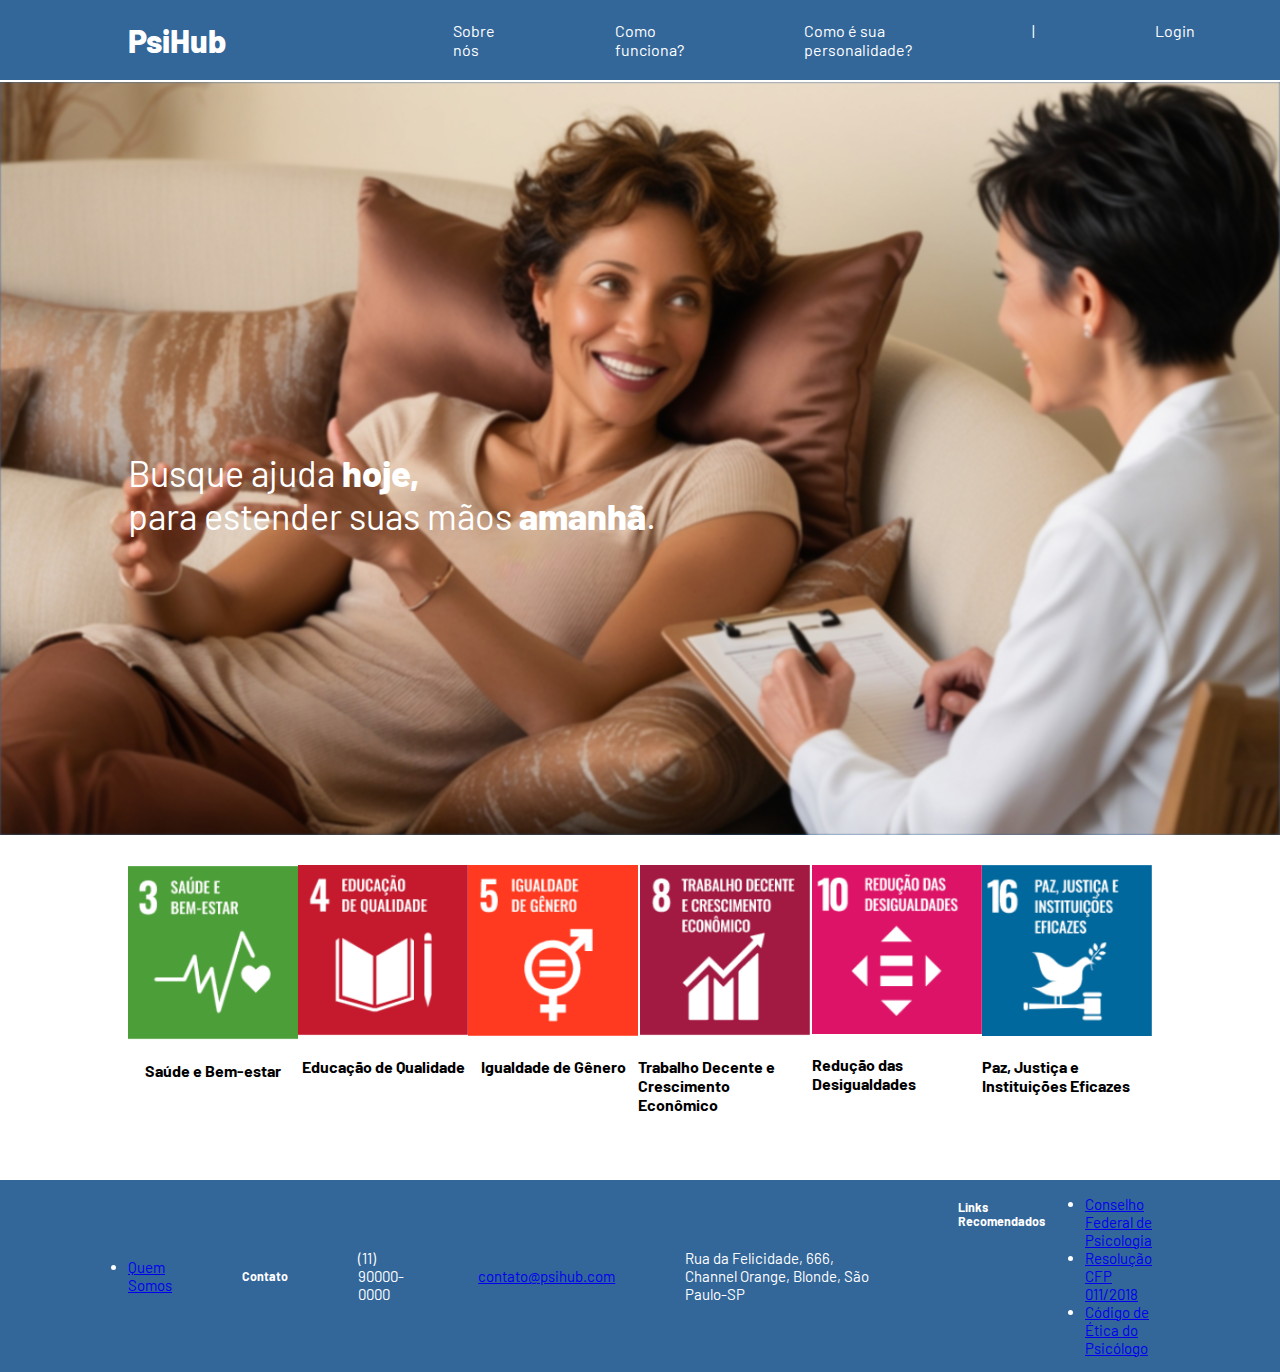
<file: public/index.html>
<!DOCTYPE html>
<html lang="en">

<head>
    <meta charset="UTF-8">
    <meta http-equiv="X-UA-Compatible" content="IE=edge">
    <meta name="viewport" content="width=device-width, initial-scale=1.0">

    <title>PsiHub | Página Inicial</title>

    <script src="./js/sessao.js"></script>

    <link rel="stylesheet" href="./css/estilo.css">
    <link rel="icon" href="./assets/icon/logo1.jpeg">
    <link rel="preconnect" href="https://fonts.gstatic.com">
</head>

<body>
    <div class="header">
      <div class="container">
        <a href="index.html"> <h1 class="titulo" >PsiHub</h1></a>
        <ul class="navbar">
          <li class="agora">
            <a href="#"></a>
          </li>
          <li>
            <a href="psihub_comofunciona.html">Sobre nós</a>
          </li>
          <li>
            <a href="psihub_comofunciona.html">Como funciona?</a>
          </li>
          <li>
            <a href="PerfildePersonalidade.html">Como é sua personalidade?</a>
          </li>
          <li>|</li>
          <li>
            <a href="login.html">Login</a>
          </li>
          <li>
            <a href="cadastro_psihub.html">Cadastro</a>
          </li>
        </ul>
      </div>
    </div>
  
    <div class="banner">
      <div class="container">
        <p>Busque ajuda <span>hoje,</span><br>
           para estender suas mãos <span>amanhã</span>.</p>
      </div>
    </div>
  
    <div class="social">
      <div class="container">
        <div class="boxes">
          <div class="box">
            <img src="assets/imgs/ONU3.PNG">
            <h4>Saúde e Bem-estar</h4>
          </div>
          <div class="box">
            <img src="assets/imgs/ONU4.PNG">
            <h4>Educação de Qualidade</h4>
          </div>
          <div class="box">
            <img src="assets/imgs/ONU5.PNG">
            <h4>Igualdade de Gênero</h4>
            </div>
          <div class="box">
            <img src="assets/imgs/ONU8.PNG">
            <h4>Trabalho Decente e Crescimento Econômico</h4>
            </div>
          <div class="box">
            <img src="assets/imgs/ONU10.PNG">
            <h4>Redução das Desigualdades</h4>
            </p>
          </div>
          <div class="box">
            <img src="assets/imgs/ONU16.PNG">
            <h4>Paz, Justiça e Instituições Eficazes</h4>
          </div>
        </div>
      </div>
    </div>
  
    <div class="footer">
      <div class="container">
        <li><a href="#">Quem Somos</a></li>
      <h5>Contato</h5>
      <p>(11) 90000-0000</p>
      <p><a href="mailto:contato@psihub.com">contato@psihub.com</a></p>
      <p>Rua da Felicidade, 666, Channel Orange, Blonde, São Paulo-SP</p>
      <div class="col-md-12">
        <h5>Links Recomendados</h5>
        <ul>
          <li><a href="https://site.cfp.org.br/">Conselho Federal de Psicologia</a></li>
          <li><a
              href="https://site.cfp.org.br/wp-content/uploads/2018/05/RESOLU%C3%87%C3%83O-N%C2%BA-11-DE-11-DE-MAIO-DE-2018.pdf">Resolução
              CFP 011/2018</a></li>
          <li><a href="https://site.cfp.org.br/wp-content/uploads/2012/07/codigo-de-etica-psicologia.pdf">Código de
              Ética do Psicólogo</a></li>
        </ul>
      </div>
    </div>
  </body>

</html>
</file>
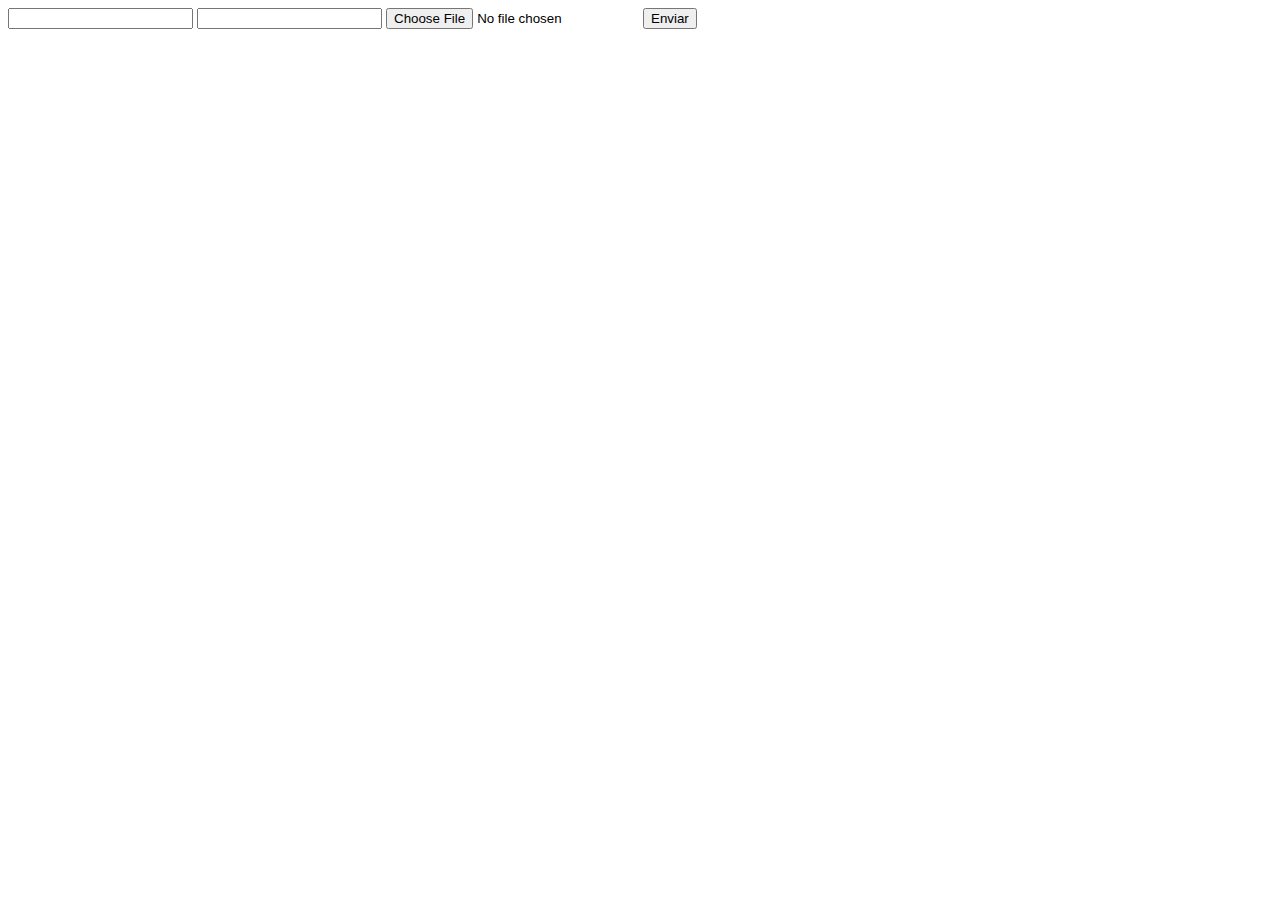
<file: DOCUMENTOS_DE_APOIO/exemplo_de_upload_de_arquivo/public/index.html>
<!DOCTYPE html>
<html lang="en">

<head>
  <meta charset="UTF-8">
  <meta http-equiv="X-UA-Compatible" content="IE=edge">
  <meta name="viewport" content="width=device-width, initial-scale=1.0">
  <title>Upload</title>
</head>

<body>

  <div>
    <input name="nome" id="nome" type="text" />
    <input name="email" id="email" type="url" />
    <input name="foto" id="foto" type="file" />
    <button onclick="enviar()">Enviar</button>
  </div>

  <div id="container"></div>
</body>

</html>

<script>
  function enviar() {
    const formData = new FormData();
    formData.append('foto', foto.files[0])
    formData.append('nome', nome.value)
    formData.append('email', email.value)

    fetch("/usuarios/cadastro", {
      method: "POST",
      body: formData
    })
      .then(res => {
        window.location = "./perfil.html"
      })
      .catch(err => {
        console.log(err);
      })
  }
</script>
</file>
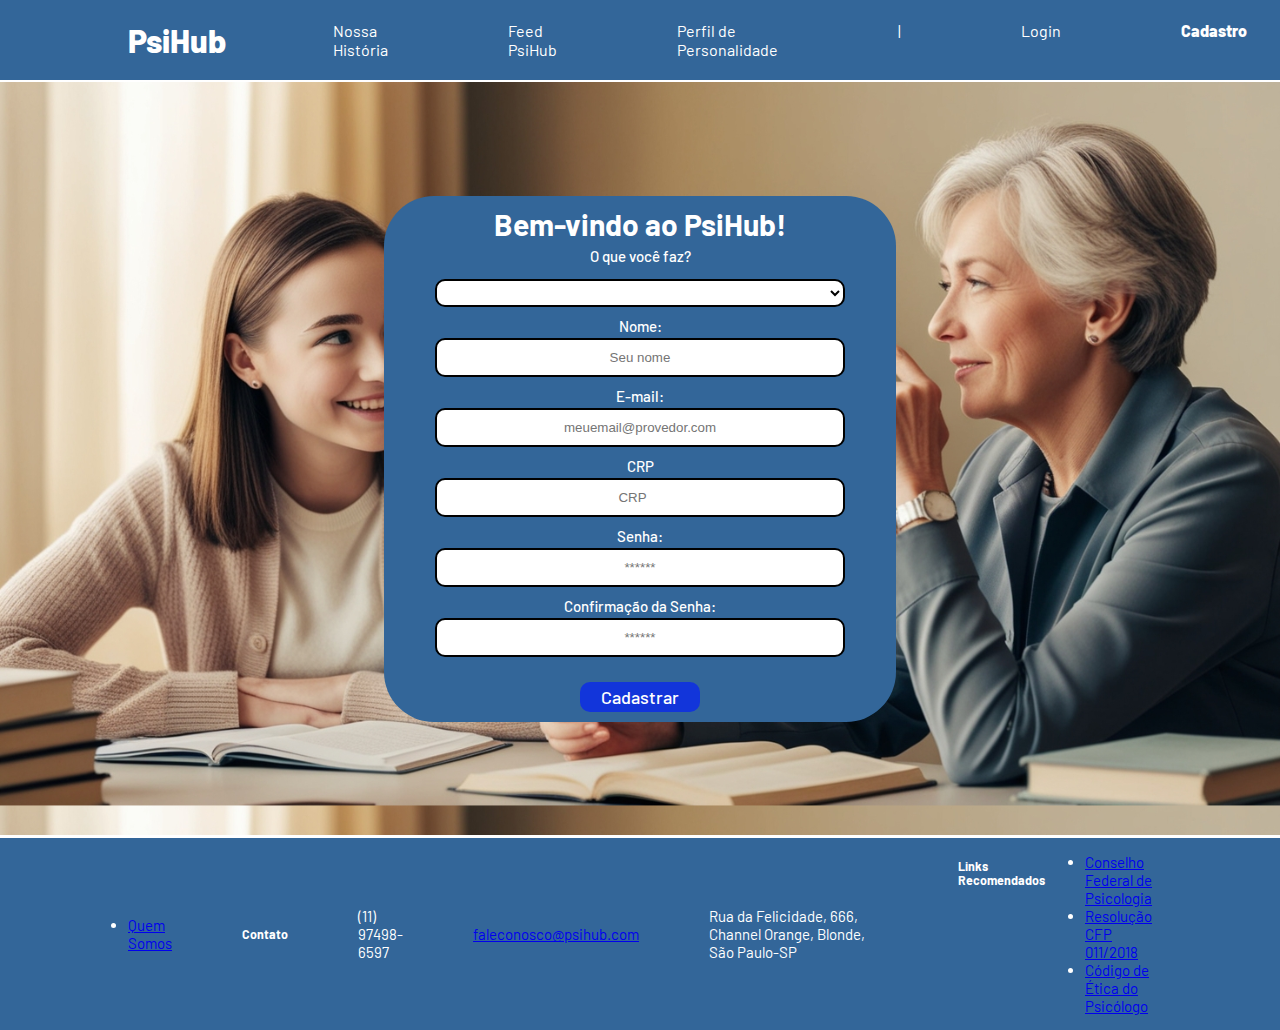
<file: public/cadastro_psihub.html>
<!DOCTYPE html>
<html lang="pt-br">

<head>
  <meta charset="UTF-8" />
  <meta http-equiv="X-UA-Compatible" content="IE=edge" />
  <meta name="viewport" content="width=device-width, initial-scale=1.0" />

  <title>PsiHub | Cadastro Psicólogo</title>

  <script src="./js/sessao.js"></script>

  <link rel="stylesheet" href="./css/estilo.css" />
  <link rel="icon" href="./assets/icon/logo1.jpeg">
  <link rel="preconnect" href="https://fonts.gstatic.com" />
</head>

<!-- <body onload="listar()"> -->
  <!--header inicio-->
  <div class="header">
    <div class="container">

      <a href="index.html">
        <h1 class="titulo">PsiHub</h1>
      </a>

      <ul class="navbar">
        <li>
          <a href="psihub_comofunciona.html">Nossa História</a>
        </li>
        <li>
          <a href="login.html">Feed PsiHub</a>
        </li>
        <li>
          <a href="PerfildePersonalidade.html">Perfil de Personalidade</a>
        </li>
        <li>|</li>
        <li>
          <a href="login.html">Login</a>
        </li>
        <li class="agora">
          <a href="cadastro_psihub.html">Cadastro</a>
        </li>
      </ul>
    </div>
  </div>
  <!--header fim-->

  <div class="login">
    <div class="alerta_erro">
      <div class="card_erro" id="cardErro">
        <span id="mensagem_erro"></span>
      </div>
    </div>
    <div class="container">
      <div class="card card-cadastro">
        <h2>Bem-vindo ao PsiHub!</h2>
        <div class="formulario">
          <!--
                         Para inserir mais um campo, copie uma das inputs abaixo.
                         Assim que inserir vá para o script abaixo.
                     -->
          <div class="campo">
            <span>O que você faz?</span>
            <select name="campo" id="ocupacao_input">
              <option value="#"></option>
              <option value="p">Sou Psicólogo</option>
              <option value="c">Faço Psicologia</option>
              <option value="souestagiarioaprendiz">Sou Estagiário/Aprendiz</option>
            </select>
          </div>
          <div class="campo">
            <span>Nome:</span>
            <input id="nome_input" type="text" placeholder="Seu nome" />
          </div>
          <div class="campo">
            <span>E-mail:</span>
            <input id="email_input" type="text" placeholder="meuemail@provedor.com" />
          </div>
          <div class="campo">
            <span>CRP</span>
            <input id="crp_input" type="number" placeholder="CRP" />
          </div>
          <div class="campo">
            <span>Senha:</span>
            <input id="senha_input" type="password" placeholder="******" />
          </div>
          <div class="campo">
            <span>Confirmação da Senha:</span>
            <input id="confirmacao_senha_input" type="password" placeholder="******" />
          </div>
          <button class="botao" onclick="cadastrar()">Cadastrar</button>
        </div>
        <div id="div_aguardar" class="loading-div">
          <img src="./assets/circle-loading.gif" id="loading-gif" />
        </div>

        <div id="div_erros_login"></div>
      </div>
    </div>
  </div>

  <!--footer inicio-->
  <div class="footer">
    <div class="container">

      <li><a href="#">Quem Somos</a></li>
      <h5>Contato</h5>
      <p>(11) 97498-6597</p>
      <p><a href="mailto:contato@psihub.com">faleconosco@psihub.com</a></p>
      <p>Rua da Felicidade, 666, Channel Orange, Blonde, São Paulo-SP</p>
      <div class="col-md-12">
        <h5>Links Recomendados</h5>
        <ul>
          <li><a href="https://site.cfp.org.br/">Conselho Federal de Psicologia</a></li>
          <li><a
              href="https://site.cfp.org.br/wp-content/uploads/2018/05/RESOLU%C3%87%C3%83O-N%C2%BA-11-DE-11-DE-MAIO-DE-2018.pdf">Resolução
              CFP 011/2018</a></li>
          <li><a href="https://site.cfp.org.br/wp-content/uploads/2012/07/codigo-de-etica-psicologia.pdf">Código de
              Ética do Psicólogo</a></li>
        </ul>
      </div>
    </div>
  </div>
  <!--footer fim-->
</body>

</html>

<script>

  // Array para armazenar usuarios cadastrados
  
  let listaPsicologosCadastrados = [];

  var correto = true

  function cadastrar() {
    // aguardar();

    //Recupere o valor da nova input pelo nome do id
    // Agora vá para o método fetch logo abaixo
    var tipoUsuarioServerVar = ocupacao_input.value;
    var nomeVar = nome_input.value;
    var emailVar = email_input.value;
    var crpVar = crp_input.value;
    var senhaVar = senha_input.value;
    var confirmacaoSenhaVar = confirmacao_senha_input.value;

    var possui_arroba = email_input.value.includes("@");
    var ponto = email_input.value.includes(".");

    if (tipoUsuarioServerVar.length != "") {
      ocupacao_input.style.border = "3px solid #08a708"
    } else {
      correto = false
      ocupacao_input.style.border = "3px solid #f70000"
    }

    if (emailVar.length != "") {
      email_input.style.border = "3px solid #08a708"
    } else {
      correto = false
      email_input.style.border = "3px solid #f70000"
    }

    if (nomeVar.length > 1) {
      nome_input.value.border = "3px solid #08a708"
    } else {
      correto = false
      nome_input.style.border = "3px solid #f70000"
    }

    if (senhaVar.length > 6) {
      senha_input.value.border = "3px solid #08a708"
    } else {
      correto = false
      senha_input.style.border = "3px solid #f70000"
    }

    if (confirmacaoSenhaVar == senhaVar) {
      confirmacao_senha_input.value.border = "3px solid #08a708"
    } else {
      correto = false
      confirmacao_senha_input.style.border = "3px solid #f70000"
    }

    if (crpVar.length == 6) {
      crp_input.value.border = "3px solid #08a708"
    } else {
      correto = false
      crp_input.style.border = "3px solid #f70000"
    }



    // Verificando se há algum campo em branco
    if (
      tipoUsuarioServerVar == "" ||
      nomeVar == "" ||
      emailVar == "" ||
      crpVar == "" ||
      senhaVar == "" ||
      confirmacaoSenhaVar == ""
    ) {
      cardErro.style.display = "block";
      mensagem_erro.innerHTML =
        "(Mensagem de erro para todos os campos em branco)";

      finalizarAguardar();
      return false;
    } else {
      setInterval(sumirMensagem, 5000);
    }

    // Enviando o valor da nova input
    fetch("/usuarios/cadastrar", {
      method: "POST",
      headers: {
        "Content-Type": "application/json",
      },
      body: JSON.stringify({
        // crie um atributo que recebe o valor recuperado aqui
        // Agora vá para o arquivo routes/usuario.js
        tipoUsuarioServer: tipoUsuarioServerVar, 
        nomeServer: nomeVar,
        emailServer: emailVar,
        crpServer: crpVar,
        senhaServer: senhaVar,
        
      }),
    })
      .then(function (resposta) {
        console.log("resposta: ", resposta);

        if (resposta.ok) {
          cardErro.style.display = "block";

          mensagem_erro.innerHTML =
            "Cadastro realizado com sucesso! Redirecionando para tela de Login...";

          setTimeout(() => {
            window.location = "login.html";
          }, "2000");

          limparFormulario();
          finalizarAguardar();
        } else {
          throw "Houve um erro ao tentar realizar o cadastro!";
        }
      })
      .catch(function (resposta) {
        console.log(`#ERRO: ${resposta}`);
        finalizarAguardar();
      });

    return false;
  }


  function sumirMensagem() {
    cardErro.style.display = "none";
  }
</script>
</file>
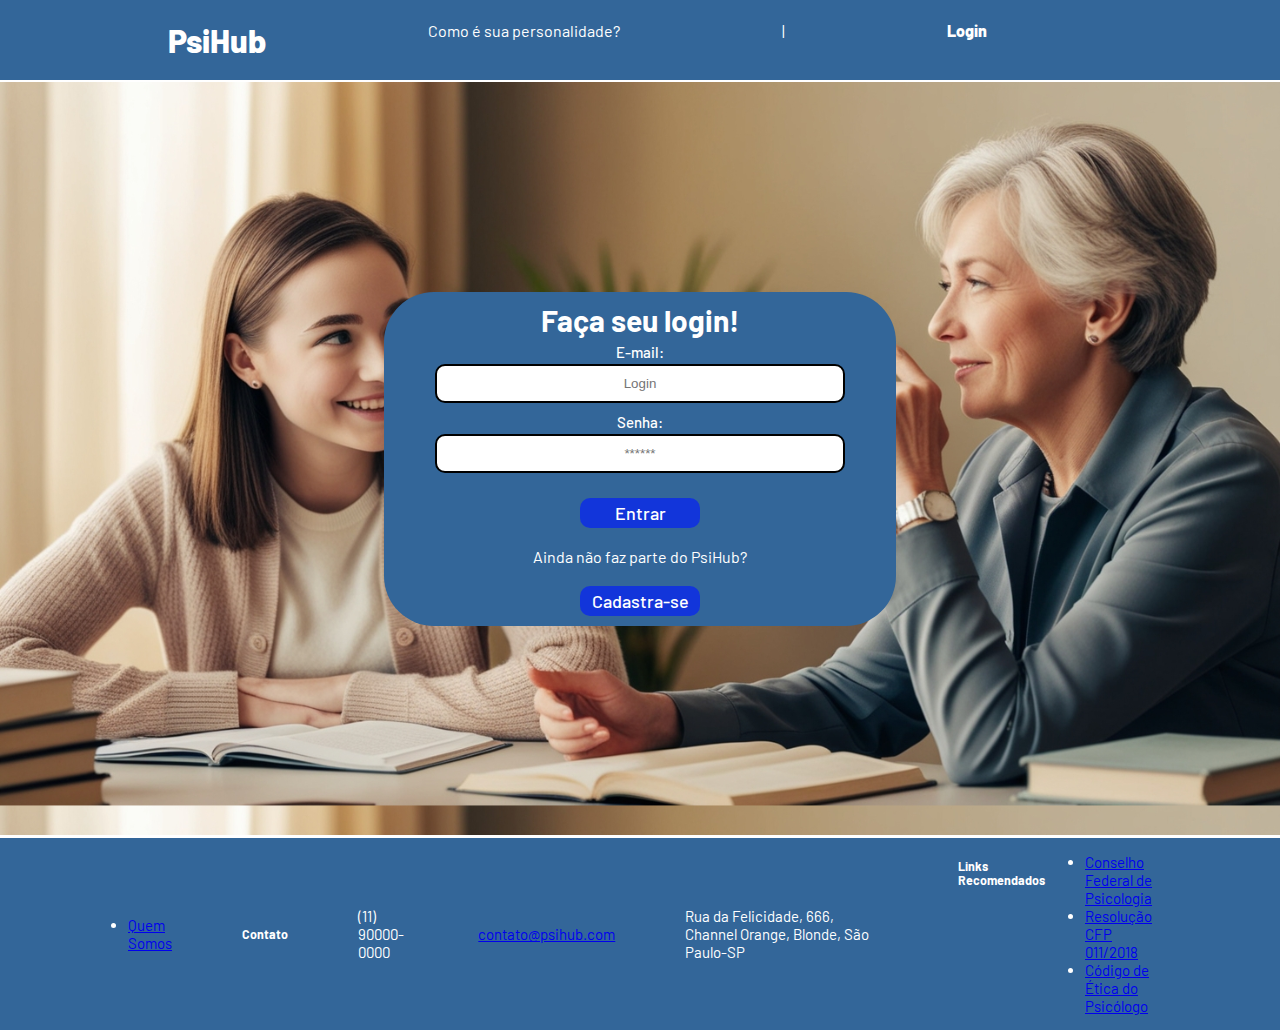
<file: public/login.html>
<!DOCTYPE html>
<html lang="pt-br">

<head>
    <meta charset="UTF-8">
    <meta http-equiv="X-UA-Compatible" content="IE=edge">
    <meta name="viewport" content="width=device-width, initial-scale=1.0">

    <title>PsiHub | Login</title>

    <script src="./js/sessao.js"></script>

    <link rel="stylesheet" href="./css/estilo.css">
    <link rel="icon" href="./assets/icon/logo1.jpeg">
    <link rel="preconnect" href="https://fonts.gstatic.com">
</head>

<body>

    <!--Header-->

    <div class="header">
        <div class="container">
            <ul class="navbar">

                <a href="index.html">
                    <h1 class="titulo">PsiHub</h1>
                </a>

                <li>
                    <a href="PerfildePersonalidade.html">Como é sua personalidade?</a>
                </li>
                <li>|</li>
                <li class="agora">
                    <a href="#">Login</a>
                </li>

            </ul>
        </div>
    </div>


    <div class="login">
        <div class="alerta_erro">
            <div class="card_erro" id="cardErro">
                <span id="mensagem_erro"></span>
            </div>
        </div>
        <div class="container">
            <div class="card card-login">
                <h2>Faça seu login!</h2>
                <div class="formulario">
                    <div class="campo">
                        <span>E-mail:</span>
                        <input id="email_input" type="text" placeholder="Login">
                    </div>
                    <div class="campo">
                        <span>Senha:</span>
                        <input id="senha_input" type="password" placeholder="******">
                    </div>

                    <button class="botao" onclick="entrar()">Entrar</button><br>
                    <div class="cadastro">
                        Ainda não faz parte do PsiHub?<br>
                        <button class="botao" href=""><a href="cadastro_psihub.html">Cadastra-se</a></button>
                    </div>

                </div>



                <div id="div_aguardar" class="loading-div">
                    <img src="./assets/circle-loading.gif" id="loading-gif">
                </div>

                <div id="div_erros_login"></div>
            </div>
        </div>
    </div>

    <!--footer inicio-->
    <div class="footer">
        <div class="container">
            <li><a href="#">Quem Somos</a></li>
            <h5>Contato</h5>
            <p>(11) 90000-0000</p>
            <p><a href="mailto:contato@psihub.com">contato@psihub.com</a></p>
            <p>Rua da Felicidade, 666, Channel Orange, Blonde, São Paulo-SP</p>
            <div class="col-md-12">
                <h5>Links Recomendados</h5>
                <ul>
                    <li><a href="https://site.cfp.org.br/">Conselho Federal de Psicologia</a></li>
                    <li><a
                            href="https://site.cfp.org.br/wp-content/uploads/2018/05/RESOLU%C3%87%C3%83O-N%C2%BA-11-DE-11-DE-MAIO-DE-2018.pdf">Resolução
                            CFP 011/2018</a></li>
                    <li><a href="https://site.cfp.org.br/wp-content/uploads/2012/07/codigo-de-etica-psicologia.pdf">Código
                            de
                            Ética do Psicólogo</a></li>
                </ul>
            </div>
        </div>
        <!--footer fim-->

</body>

</html>

<script>


    function entrar() {
        aguardar();

        var emailVar = email_input.value;
        var senhaVar = senha_input.value;

        if (emailVar == "" || senhaVar == "") {
            cardErro.style.display = "block"
            mensagem_erro.innerHTML = "(Mensagem de erro para todos os campos em branco)";
            finalizarAguardar();
            return false;
        }
        else {
            setInterval(sumirMensagem, 5000)
        }

        console.log("FORM LOGIN: ", emailVar);
        console.log("FORM SENHA: ", senhaVar);

        fetch("/usuarios/autenticar", {
            method: "POST",
            headers: {
                "Content-Type": "application/json"
            },
            body: JSON.stringify({
                emailServer: emailVar,
                senhaServer: senhaVar
            })
        }).then(function (resposta) {
            console.log("ESTOU NO THEN DO entrar()!")

            if (resposta.ok) {
                console.log(resposta);

                resposta.json().then(json => {
                    console.log(json);
                    console.log(JSON.stringify(json));
                    sessionStorage.EMAIL_USUARIO = json.email;
                    sessionStorage.CRP_USUARIO = json.crp;
                    sessionStorage.NOME_USUARIO = json.nome;
                    sessionStorage.ID_USUARIO = json.id;
                    sessionStorage.FEED_USUARIO = JSON.stringify(json.psiFeed)

                    setTimeout(function () {
                        window.location = "./dashboard/cards.html";
                    }, 1000); // apenas para exibir o loading

                });

            } else {

                console.log("Houve um erro ao tentar realizar o login!");

                resposta.text().then(texto => {
                    console.error(texto);
                    finalizarAguardar(texto);
                });
            }

        }).catch(function (erro) {
            console.log(erro);
        })

        return false;
    }

    function sumirMensagem() {
        cardErro.style.display = "none"
    }

</script>
</file>
<file: public/css/estilo.css>
@import url('https://fonts.googleapis.com/css2?family=Barlow:ital,wght@0,100;0,200;0,300;0,400;0,500;0,600;0,700;0,800;0,900;1,100;1,200;1,300;1,400;1,500;1,600;1,700;1,800;1,900&display=swap');

body {
  margin: 0;
  padding: 0;
  font-family: 'Barlow', 'Segoe UI', 'Segoe UI', Tahoma, Geneva, Verdana, sans-serif;
  background-color: #336699;
  display: flex; /* tornando o body um container flexível*/
  flex-direction: column; /* colocando os elemnentos em uma coluna*/
  min-height: 100vh; /* Garantindo que o body ocupe toda a altura da viewport */
}

:root {
  --tamanho-header: 80px;
  --tamanho-banner: calc(100vh - var(--tamanho-header) - var(--tamanho-footer) - 2px);
  --tamanho-feed: calc(100vh - var(--tamanho-header) - var(--tamanho-footer) - 2px);
  --tamanho-login: calc(100vh - var(--tamanho-header) - var(--tamanho-footer) - 2px);
  --tamanho-footer: 65px;
}





.container {
  display: flex;
  width: 80%;
  margin: auto;
  align-items:center;

  justify-content: space-between;
}

.header {
  height: var(--tamanho-header);
  border-bottom: 2px solid #ffffff;
  display: flex;
  justify-content: space-between;

}

.header .container {
  display: flex;
  justify-self: center;
  justify-content: space-between;
 
}

.header a {
  text-decoration: none;
  color: #ffffff;
  font-weight: 500px;

}

.agora {
  font-weight: 800;
}

.navbar {
  width: 80%;
  display: flex;
  font-weight: 700px;
  justify-content: space-between;
  gap: 120px;
  list-style: none;
  color: #ffffff;
}

.titulo {
  color: #ffffff;
  width: fit-content;
  font-weight: 800;
}

.header h1 {
  margin: 0;
}

/* BANNER */
.banner {
  position: relative;
  height: var(--tamanho-banner);
  color: white;
  overflow: hidden;
}

.banner::before {
  content: "";
  position: absolute;
  top: 0;
  left: 0;
  right: 0;
  bottom: 0;
  background-image: url('../assets/imgs/Leonardo_Phoenix_A_serene_and_inviting_scene_depicting_a_woman_2.jpg');
  background-size: cover;
  
  filter: blur(1px); 
  z-index: -1; 
}

.banner .container {
  position: relative;
  display: flex;
  justify-content: center;
  align-items: center;
  height: 100%;
  
}

.banner .container p {
  width: 100%;
  height: 2%;
  margin: 0;
  padding: 0;
  font-size: 36px;
}

.banner .container span {
  font-weight: 800;
}


/* MISSÃO VISÃO VALORES */

.social {
  background-color: #ffffff;
  display: flex;
}

.social .container {
  justify-content: center;
}

.box img {
  width: 170px;

}

.social .container .boxes {
  display: flex;
  justify-content: space-between;
  width: 100%;
  padding: 30px 0;
}

.social p {
  text-align: center;
}

.box {
  display: flex;
  flex-direction: column;
  align-items: center;
}

/* FOOTER */

.footer {
  height: var(--tamanho-footer); /* vou usar a variável de tamanho sim!!! */
  color: #ffffff;
  border-top: solid;
  display: flex;
  justify-content: center; /* Centralize o conteúdo plis!! */
  align-items: center; /* Alinhe verticalmente a parada também!!! namoralzinhaaaa */
  font-size: 15px;
  width: 100%;
margin-top: auto; /* empurra o footer pro final empurraaaaaaaaaaaa */
}

.col-md-12 {
  display: flex;
  justify-content: flex-end;
  text-align: flex-end;

}

.footer .container {
  display: flex;
  gap: 70px;

}

.footer .container .version {
  font-size: 12px;

}

/* dashboard quiz personalidade */



/* LOGIN */

.login {
  height: var(--tamanho-login);
  background-image: url('../assets/imgs/youngmaturepsy.jpg');
  background-size: 100%;
  
}

.login .container {
  justify-content: center;
  align-items: center;
  height: 100%;
}

.card {
  width: 50%;
  background-color: #336699;
  border-radius: 50px;
  display: flex;
  align-items: center;
  justify-content: space-evenly;
  color: rgb(255, 255, 255);
  flex-direction: column;
  height: fit-content;
  padding: 10px 0;
}

.card h2 {
  margin: 0;
  font-size: 30px;
}

.formulario {
  display: flex;
  height: 90%;
  width: 80%;
  justify-content: space-between;
  flex-direction: column;
}

.formulario span {
  font-size: 15px;
  font-weight: 500;
  height: 75%;
}

.formulario input {
  border: 2px solid #000000;
  text-align: center;
  border-radius: 10px;
  margin: 0;
}

div .cadastro{
  text-align: center;
}

.formulario select {
  border: 2px solid #000000;
  background-color: rgb(255, 255, 255);
  color: rgb(0, 0, 0);
  height: 36px;
  text-align: center;
  border-radius: 10px;
  margin: 0;
}

.campo {
  display: flex;
  height: 60px;
  flex-direction: column;
  justify-content: center;
  text-align: center;
  padding: 5px 0;
}

.botao {
  cursor: pointer;
  font-family: "Barlow", sans-serif;
  border: 0;
  border-radius: 10px;
  font-weight: 500;
  font-size: 18px;
  color: #ffffff;
  background-color: #001affa4;
  width: 120px;
  height: 30px;
  align-self: center;
  margin-top: 20px;
}

.botao a {
  color: #ffffff;
  cursor: pointer;
  font-family: "Barlow", sans-serif;
  border-radius: 10px;
  font-weight: 500;
  font-size: 18px;
  text-decoration: none;

}

.loading-div {
  width: 50px;
  display: none;
}

.loading-div img {
  height: 50px;
  width: 50px;
}

#div_erros_login {
  display: none
}

/* FORMULARIO */

.alerta_erro {
  display: flex;
  justify-content: flex-end;
}

.card_erro {
  display: none;
  background-color: #fff;
  color: black;
  width: 230px;
  position: fixed;
  border-radius: 4px;
  border: #ED145B 3px solid;
  padding: 10px;
  margin-right: 10%;
}

.card_erro #mensagem_erro {
  font-weight: 500;
  font-size: 20px;
}

.formulario .tipo_campo {
  font-size: 20px;
  font-weight: 600 !important;
}

.formulario {
  display: flex;
  flex-direction: column;
}

input {
  margin-bottom: 10px;
  border: 2px solid #4c4c4c;
  padding: 10px;
  text-align: center;
  border-radius: 10px;
}

.btn {
  font-family: "Barlow", sans-serif;
  border: 0;
  border-radius: 5px;
  font-weight: 600;
  font-size: 18px;
  padding: 10px 15px;
  color: white;
  background-color: #ED145B;
  width: 120px;
  align-self: center;
  margin-top: 5px;
}

.loading-div {
  width: 50px;
  margin: auto;
  display: none;
}

.loading-div img {
  height: 50px;
  width: 50px;
}

/* PEGA O SIMULADOR DO PAI!!!!!!!!!!!! */

.simulador .container {
  max-width: 800px;
  margin: 0 auto; /* AJUSTA O CONTAINER DO SIMULADOR PRO PAI VAIIIIIIIIIIIIIIIIII DEIXE ELE MAIS BAIXO DEIXEEEE */
  padding: 20px;
}


.simulador body {
  margin: 0;
  padding: 0;
  font-family: Arial, sans-serif;
  background-color: #292929; /* Cor de fundo para destaque */
  color: #333333; /* Cor padrão dos textos */
  text-align: center;
}

.simulador {
  color: rgb(0, 0, 0);
  background-image: url(../assets/imgs/pexels-eberhardgross-1287142.jpg);
 background-size: 100%;
 flex: 1; /* faça com que o simulador ocupe o espaço restante */
 display: flex; /* DEIXE O BICHO SOLTO DEIXEEEE */
 flex-direction: column;
 justify-content: center; /* DEXE AS PERGUNTA NO CENTRO DEXEEEEEE EXPANDE ESSE CÉU MARAVILHOSOOO*/
 align-items: center; /* DEXE AS PERGUNTA NO CENTRO DEXEEEEEE EXPANDE ESSE CÉU MARAVILHOSOOO*/
 min-height: 100vh;
}

.simulador .question {
  margin-bottom: 20px;
  text-align: left;
}

.simulador .question label {
  font-size: 18px;
  font-weight: bold;
  color: #282828; /* DEIXE AS AS PERGUNTAS DO QUIZ NA CORZINHA PRETA DEIXEEEEEEEEEEEEE */
}

.simulador .question input {
  margin: 5px;
}

.simulador .botao {
  background-color: #6a5acd;
  color: #ffffff;
  border: none;
  padding: 30;
  margin: 10px;
  cursor: pointer;
  border-radius: 5px;
}

.simulador .botao a {
  color: #ffffff;
  text-decoration: none;
}

.simulador .botao:hover {
  background-color: #483d8b;
}

.simulador canvas {
  max-width: 100%;
  height: auto;
}

.simulador #personalityChart {
  margin: 20px 0;
}


.simulador .container {
  flex-direction: column;

  height: var(--tamanho-simulador);
}



/* FEED */

.feed {
  color: white;
  flex-direction: column;
}

.feed .container {
  flex-direction: column;

  height: var(--tamanho-feed);
}


/* ALERTA */

#alerta {
  position: absolute;
  right: 0;
  bottom: 0;
}

.mensagem-alarme {
  background-color: white;
  border-radius: 5px;
  width: 300px;
  height: 80px;
  margin: 10px;
  padding: 10px 0;
  display: flex;
  justify-content: space-evenly;
  align-items: center;
}

.mensagem-alarme h3 {
  font-size: 14px;
  margin: 0;
}

.mensagem-alarme .informacao {
  width: 66%;
}

.alarme-sino {
  width: 48px;
  height: 48px;
  animation-name: bell;
  animation-duration: 4s;
  background-image: url('https://cdn-icons-png.flaticon.com/512/1157/1157000.png');
  background-size: cover;
  animation-iteration-count: infinite;
}

@keyframes bell {
  0% {
    transform: rotate(25deg)
  }

  25% {
    transform: rotate(-25deg)
  }

  50% {
    transform: rotate(25deg)
  }

  75% {
    transform: rotate(-25deg)
  }

  100% {
    transform: rotate(25deg)
  }
}
</file>
